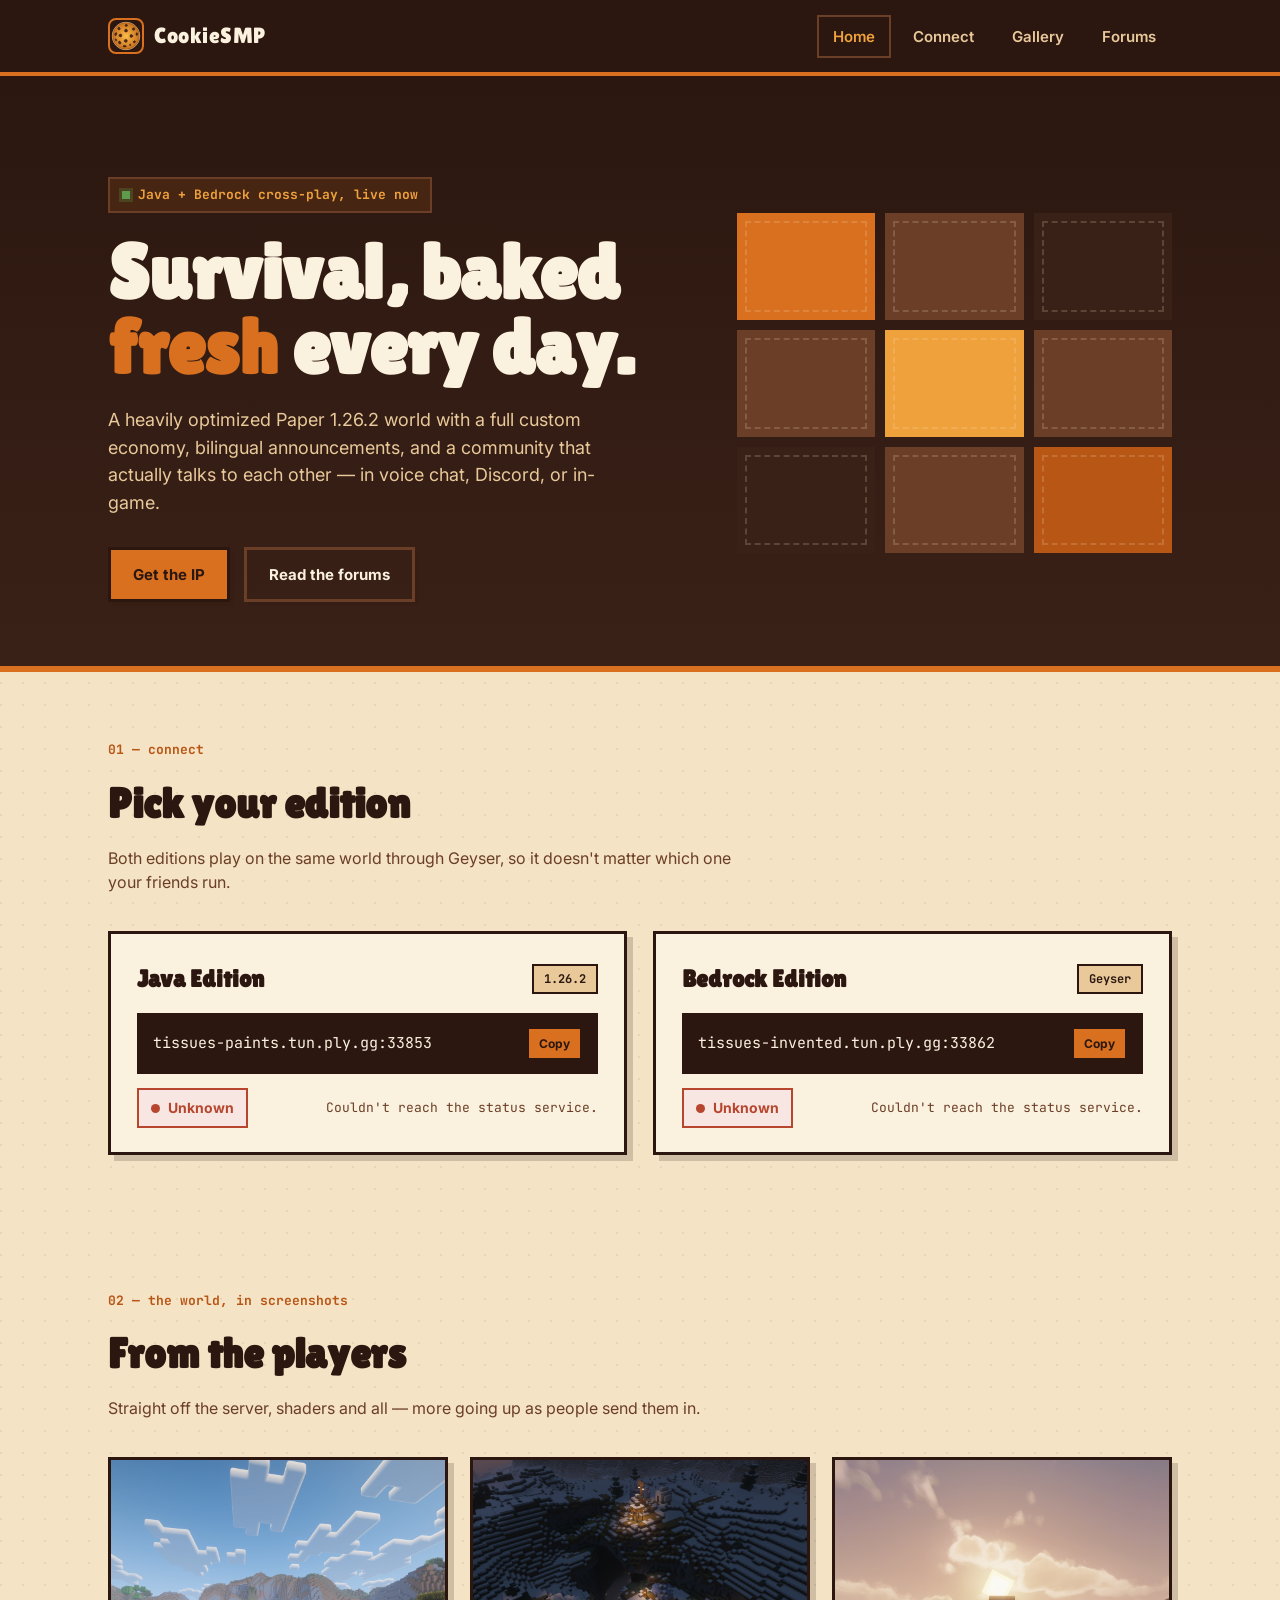
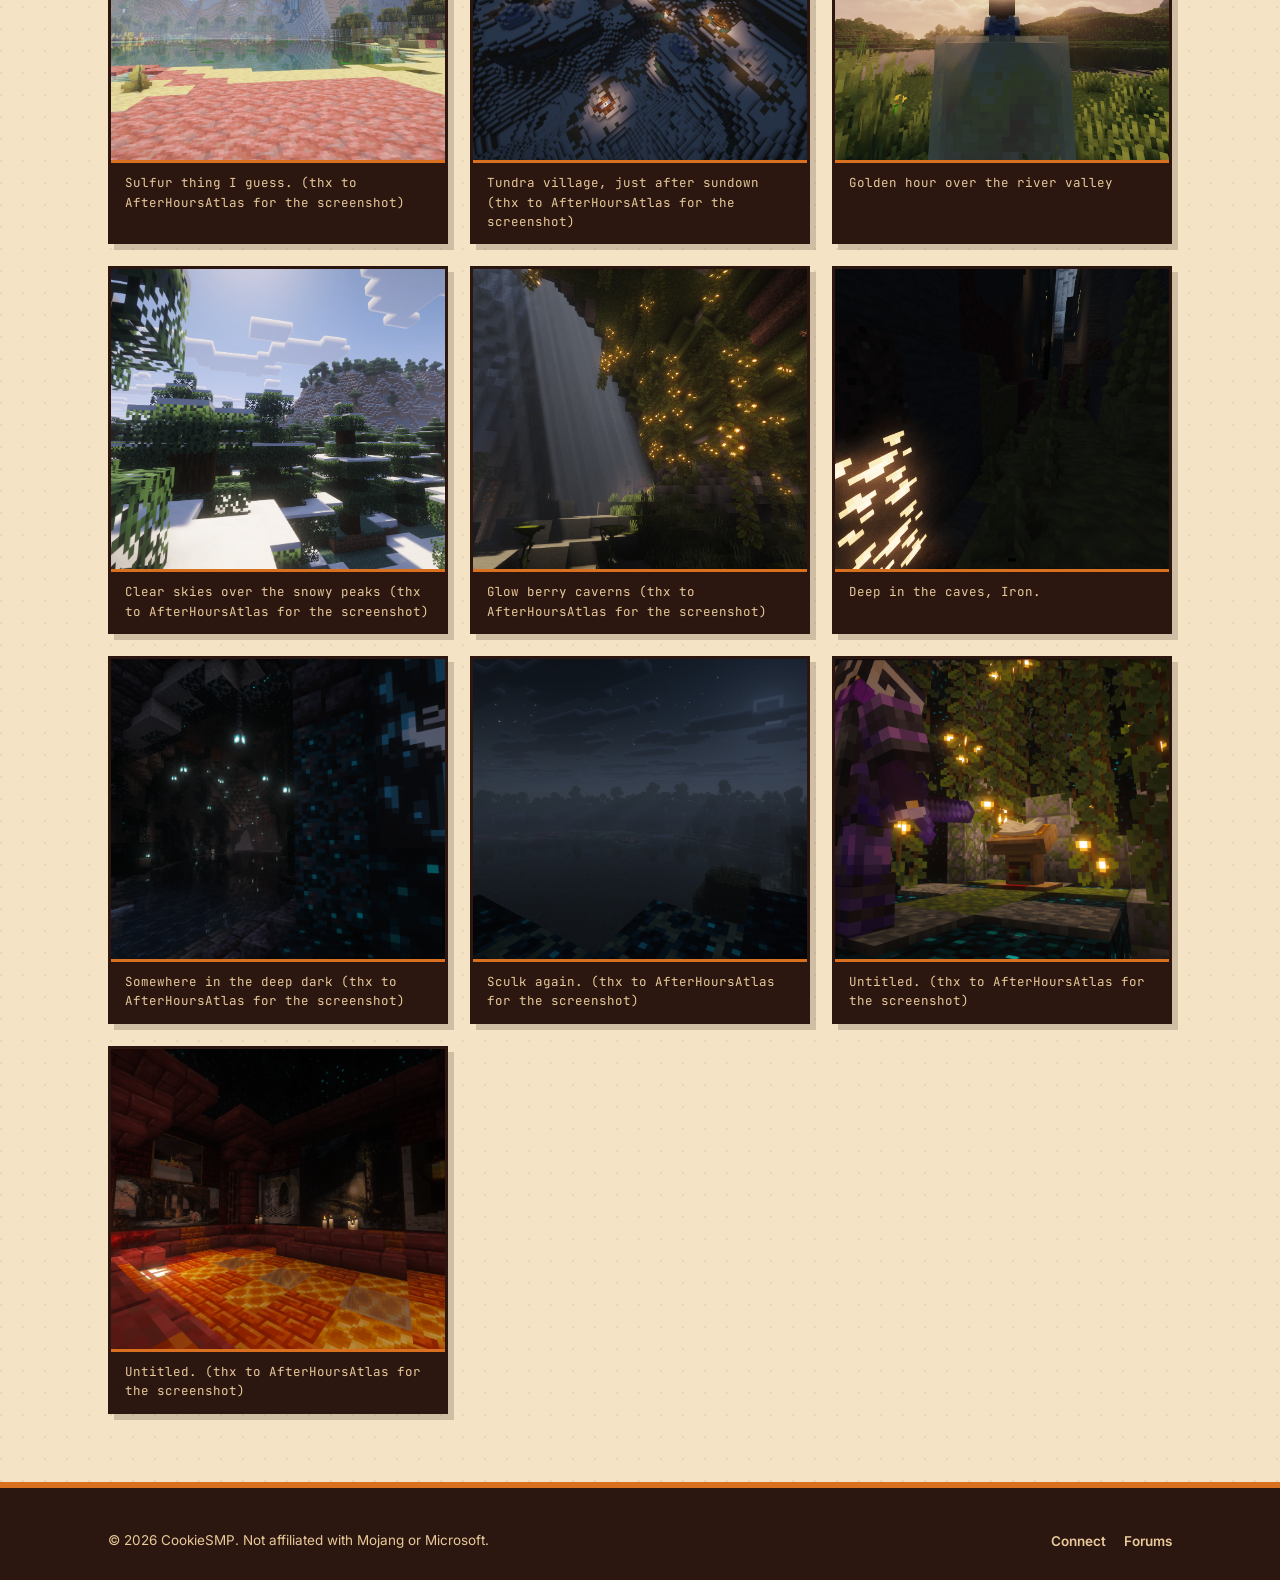
<file: index.html>
<!doctype html>
<html lang="en">
<head>
<meta charset="UTF-8">
<meta name="viewport" content="width=device-width, initial-scale=1.0">
<title>CookieSMP — Minecraft survival, baked fresh</title>
<meta name="description" content="CookieSMP is a heavily optimized Paper 1.26.2 survival server with a custom economy, bilingual support, Bedrock cross-play, voice chat and more.">
<link rel="icon" type="image/svg+xml" href="assets/favicon.svg">
<link rel="icon" type="image/x-icon" href="assets/favicon.ico">
<link rel="icon" type="image/png" sizes="32x32" href="assets/favicon-32.png">
<link rel="icon" type="image/png" sizes="16x16" href="assets/favicon-16.png">
<link rel="apple-touch-icon" sizes="180x180" href="assets/favicon-180.png">
<link rel="stylesheet" href="style.css">
</head>
<body>

<nav class="nav">
  <div class="wrap">
    <a class="nav-brand" href="index.html">
      <img class="mark" src="assets/favicon.svg" alt="CookieSMP server icon">
      <span>CookieSMP</span>
    </a>
    <ul class="nav-links">
      <li><a href="index.html" class="active">Home</a></li>
      <li><a href="index.html#connect">Connect</a></li>
      <li><a href="index.html#gallery">Gallery</a></li>
      <li><a href="forums.html">Forums</a></li>
    </ul>
  </div>
</nav>

<header class="hero">
  <div class="hero-crumbs" aria-hidden="true"></div>
  <div class="wrap">
    <div>
      <p class="hero-eyebrow"><span class="dot"></span> Java + Bedrock cross-play, live now</p>
      <h1>Survival, baked <span class="hi">fresh</span> every day.</h1>
      <p class="lede">A heavily optimized Paper 1.26.2 world with a full custom economy, bilingual announcements, and a community that actually talks to each other &mdash; in voice chat, Discord, or in-game.</p>
      <div class="hero-ctas">
        <a class="btn btn-primary" href="#connect">Get the IP</a>
        <a class="btn btn-ghost" href="forums.html">Read the forums</a>
      </div>
    </div>
    <div class="hero-art" aria-hidden="true">
      <div class="tile-grid">
        <div class="tile"></div><div class="tile"></div><div class="tile"></div>
        <div class="tile"></div><div class="tile"></div><div class="tile"></div>
        <div class="tile"></div><div class="tile"></div><div class="tile"></div>
      </div>
    </div>
  </div>
</header>

<section class="section" id="connect">
  <div class="wrap">
    <div class="section-head">
      <p class="section-tag">01 &mdash; connect</p>
      <h2>Pick your edition</h2>
      <p class="desc">Both editions play on the same world through Geyser, so it doesn't matter which one your friends run.</p>
    </div>

    <div class="connect-grid" id="status">
      <div class="connect-card">
        <div class="edition">
          <h3>Java Edition</h3>
          <span class="edition-badge">1.26.2</span>
        </div>
        <div class="ip-row">
          <code>tissues-paints.tun.ply.gg:33853</code>
          <button class="copy-btn" data-copy="tissues-paints.tun.ply.gg:33853">Copy</button>
        </div>
        <div class="status-row">
          <span class="status-pill is-loading" data-status-pill="java"><span class="dot"></span> Checking&hellip;</span>
          <span class="status-meta" data-status-meta="java"></span>
        </div>
      </div>

      <div class="connect-card">
        <div class="edition">
          <h3>Bedrock Edition</h3>
          <span class="edition-badge">Geyser</span>
        </div>
        <div class="ip-row">
          <code>tissues-invented.tun.ply.gg:33862</code>
          <button class="copy-btn" data-copy="tissues-invented.tun.ply.gg:33862">Copy</button>
        </div>
        <div class="status-row">
          <span class="status-pill is-loading" data-status-pill="bedrock"><span class="dot"></span> Checking&hellip;</span>
          <span class="status-meta" data-status-meta="bedrock"></span>
        </div>
      </div>
    </div>
  </div>
</section>

<section class="section" id="gallery">
  <div class="wrap">
    <div class="section-head">
      <p class="section-tag">02 &mdash; the world, in screenshots</p>
      <h2>From the players</h2>
      <p class="desc">Straight off the server, shaders and all &mdash; more going up as people send them in.</p>
    </div>

    <div class="gallery-grid">
      <figure class="gallery-item">
        <img src="assets/gallery/sulfur_stuff.png" alt="A desert oasis with red sand, palm trees, and mountains reflected in a still lake.">
        <figcaption>Sulfur thing I guess. (thx to AfterHoursAtlas for the screenshot)</figcaption>
      </figure>
      <figure class="gallery-item">
        <img src="assets/gallery/tundra_village.png" alt="Aerial view of a snowy tundra village at dusk, windows lit warmly against the snow.">
        <figcaption>Tundra village, just after sundown (thx to AfterHoursAtlas for the screenshot)</figcaption>
      </figure>
      <figure class="gallery-item">
        <img src="assets/gallery/sunset_with_sulfur.png" alt="Sunset over the hills and river, viewed from behind a player, with shaders on.">
        <figcaption>Golden hour over the river valley</figcaption>
      </figure>
      <figure class="gallery-item">
        <img src="assets/gallery/snowy_mountains_and_trees_2.png" alt="Snow-capped mountains and pine trees under a clear blue sky.">
        <figcaption>Clear skies over the snowy peaks (thx to AfterHoursAtlas for the screenshot)</figcaption>
      </figure>
      <figure class="gallery-item">
        <img src="assets/gallery/cave_lit_by_glowing_plants.png" alt="A cave lit by clusters of glowing cave vines hanging from the ceiling.">
        <figcaption>Glow berry caverns (thx to AfterHoursAtlas for the screenshot)</figcaption>
      </figure>
      <figure class="gallery-item">
        <img src="assets/gallery/cave_with_iron.png" alt="A dark cave passage lit only by a cluster of torches, with ore glinting in the walls.">
        <figcaption>Deep in the caves, Iron.</figcaption>
      </figure>
      <figure class="gallery-item">
        <img src="assets/gallery/i_forgot_what_is_this_but_this_is_warden_related.png" alt="A dark sculk cave with glowing teal spores and hanging lanterns.">
        <figcaption>Somewhere in the deep dark (thx to AfterHoursAtlas for the screenshot)</figcaption>
      </figure>
      <figure class="gallery-item">
        <img src="assets/gallery/humid.png" alt="Misty view of snow-capped mountains and forest from a high vantage point.">
        <figcaption>Sculk again. (thx to AfterHoursAtlas for the screenshot)</figcaption>
      </figure>
      </figure>
      <figure class="gallery-item">
        <img src="assets/gallery/image.png" alt="Misty view of snow-capped mountains and forest from a high vantage point.">
        <figcaption>Untitled. (thx to AfterHoursAtlas for the screenshot)</figcaption>
      </figure>
      <figure class="gallery-item">
        <img src="assets/gallery/atlasimg1.png" alt="Misty view of snow-capped mountains and forest from a high vantage point.">
        <figcaption>Untitled. (thx to AfterHoursAtlas for the screenshot)</figcaption>
      </figure>
    </div>
  </div>
</section>

<footer class="site-footer">
  <div class="wrap">
    <p>&copy; <span id="year"></span> CookieSMP. Not affiliated with Mojang or Microsoft.</p>
    <ul class="footer-links">
      <li><a href="index.html#connect">Connect</a></li>
      <li><a href="forums.html">Forums</a></li>
    </ul>
  </div>
</footer>

<script src="script.js"></script>
<script>document.getElementById("year").textContent = new Date().getFullYear();</script>
</body>
</html>
</file>
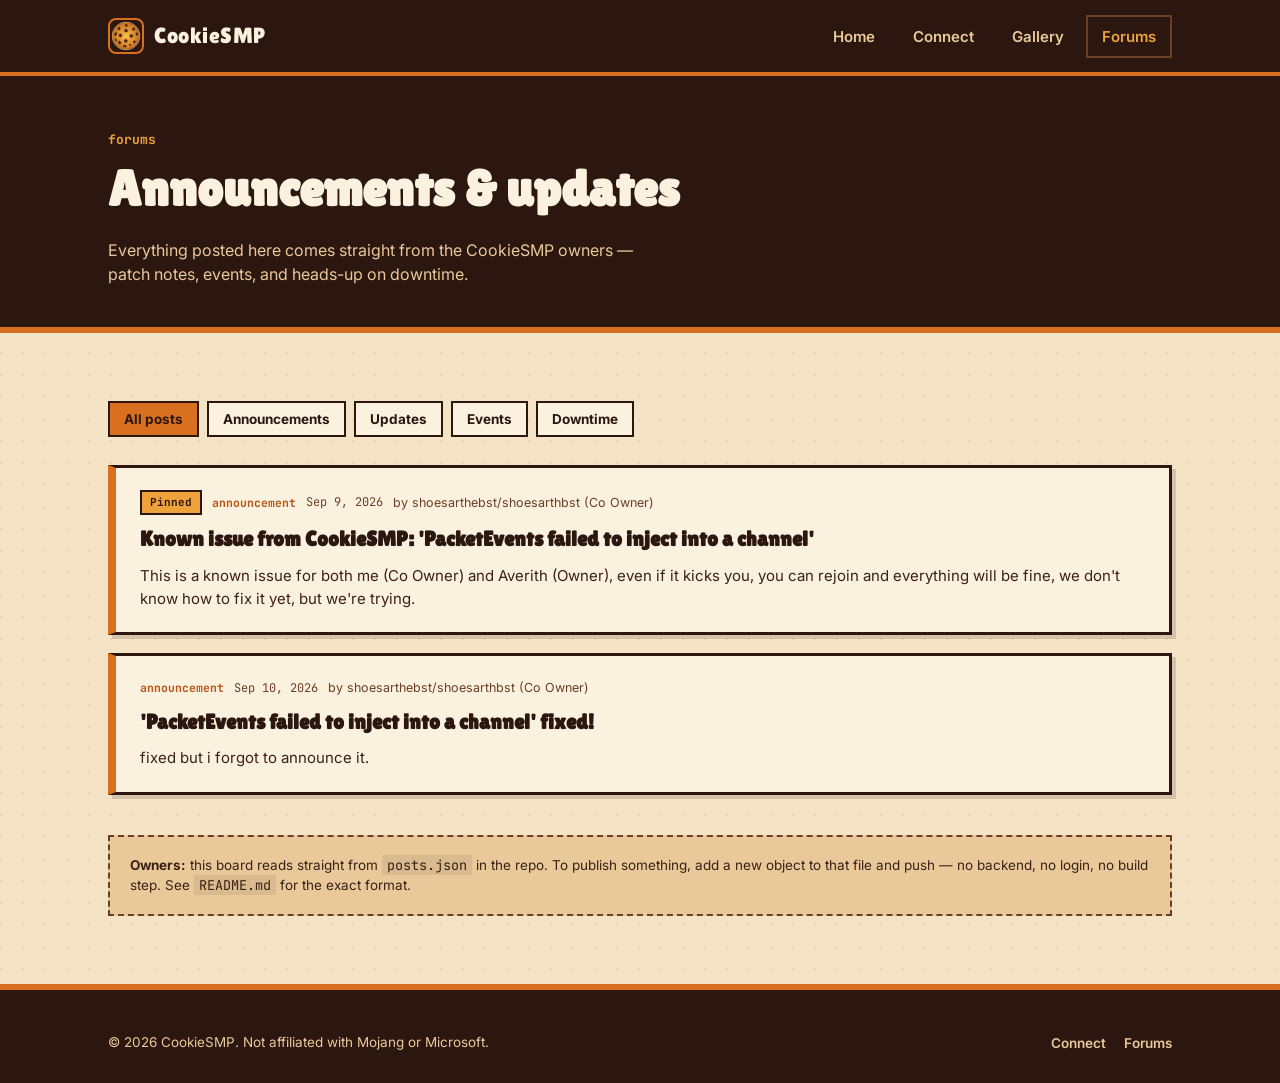
<file: forums.html>
<!doctype html>
<html lang="en">
<head>
<meta charset="UTF-8">
<meta name="viewport" content="width=device-width, initial-scale=1.0">
<title>Forums — CookieSMP</title>
<meta name="description" content="Announcements, updates and events from the CookieSMP owners.">
<link rel="icon" type="image/svg+xml" href="assets/favicon.svg">
<link rel="icon" type="image/x-icon" href="assets/favicon.ico">
<link rel="icon" type="image/png" sizes="32x32" href="assets/favicon-32.png">
<link rel="icon" type="image/png" sizes="16x16" href="assets/favicon-16.png">
<link rel="apple-touch-icon" sizes="180x180" href="assets/favicon-180.png">
<link rel="stylesheet" href="style.css">
</head>
<body>

<nav class="nav">
  <div class="wrap">
    <a class="nav-brand" href="index.html">
      <img class="mark" src="assets/favicon.svg" alt="CookieSMP server icon">
      <span>CookieSMP</span>
    </a>
    <ul class="nav-links">
      <li><a href="index.html">Home</a></li>
      <li><a href="index.html#connect">Connect</a></li>
      <li><a href="index.html#gallery">Gallery</a></li>
      <li><a href="forums.html" class="active">Forums</a></li>
    </ul>
  </div>
</nav>

<header class="page-header">
  <div class="wrap">
    <p class="section-tag">forums</p>
    <h1>Announcements &amp; updates</h1>
    <p>Everything posted here comes straight from the CookieSMP owners &mdash; patch notes, events, and heads-up on downtime.</p>
  </div>
</header>

<section class="section">
  <div class="wrap">
    <div class="forum-toolbar">
      <div class="filter-tabs">
        <button class="filter-tab active" data-cat="all">All posts</button>
        <button class="filter-tab" data-cat="announcement">Announcements</button>
        <button class="filter-tab" data-cat="update">Updates</button>
        <button class="filter-tab" data-cat="event">Events</button>
        <button class="filter-tab" data-cat="downtime">Downtime</button>
      </div>
    </div>

    <div class="post-list" id="post-list">
      <div class="empty-state">Loading posts&hellip;</div>
    </div>

    <div class="owner-note">
      <strong>Owners:</strong> this board reads straight from <code>posts.json</code> in the repo. To publish something, add a new object to that file and push &mdash; no backend, no login, no build step. See <code>README.md</code> for the exact format.
    </div>
  </div>
</section>

<footer class="site-footer">
  <div class="wrap">
    <p>&copy; <span id="year"></span> CookieSMP. Not affiliated with Mojang or Microsoft.</p>
    <ul class="footer-links">
      <li><a href="index.html#connect">Connect</a></li>
      <li><a href="forums.html">Forums</a></li>
    </ul>
  </div>
</footer>

<script src="script.js"></script>
<script>document.getElementById("year").textContent = new Date().getFullYear();</script>
</body>
</html>
</file>
<file: style.css>
/* ==========================================================================
   CookieSMP — design tokens
   A cookie-jar palette meets blocky Minecraft geometry: stepped "pixel"
   corners instead of border-radius, a crumbly warm palette instead of
   generic SaaS grey, one chunky display face for headlines.
   ========================================================================== */

@import url('https://fonts.googleapis.com/css2?family=Lilita+One&family=Inter:wght@400;500;600;700;800&family=JetBrains+Mono:wght@500;700&display=swap');

:root{
  --cream:      #F5E3C6;
  --cream-soft: #FBF1DF;
  --dough:      #E9C99A;
  --choc-900:   #2B1710;
  --choc-800:   #3A2117;
  --toffee-700: #6B3F27;
  --toffee-600: #8A5231;
  --burnt:      #D9701F;
  --burnt-dark: #B85715;
  --gold:       #EFA13C;
  --crumb:      #C98A4B;
  --online:     #5E9C4C;
  --online-bg:  #EAF4E4;
  --offline:    #B8462F;
  --offline-bg: #F7E6E1;

  --step: 10px;              /* pixel-corner step size */
  --step-sm: 6px;
  --font-display: 'Lilita One', system-ui, sans-serif;
  --font-body: 'Inter', system-ui, -apple-system, sans-serif;
  --font-mono: 'JetBrains Mono', ui-monospace, monospace;

  --shadow-block: 6px 6px 0 rgba(43,23,16,0.18);
  --shadow-block-sm: 4px 4px 0 rgba(43,23,16,0.16);
}

*{ box-sizing: border-box; }
html{ scroll-behavior: smooth; }

body{
  margin: 0;
  background: var(--cream);
  color: var(--choc-900);
  font-family: var(--font-body);
  line-height: 1.55;
  background-image:
    radial-gradient(circle at 1px 1px, rgba(107,63,39,0.09) 1px, transparent 0);
  background-size: 22px 22px;
}

@media (prefers-reduced-motion: reduce){
  *{ animation-duration: 0.01ms !important; animation-iteration-count: 1 !important; transition-duration: 0.01ms !important; scroll-behavior: auto !important; }
}

a{ color: inherit; }
img{ max-width: 100%; display: block; }

.wrap{
  max-width: 1120px;
  margin: 0 auto;
  padding: 0 28px;
}

/* -- pixel/step corner block ------------------------------------------- */
.block{
  clip-path: polygon(
    0 var(--step), var(--step) var(--step), var(--step) 0,
    calc(100% - var(--step)) 0, calc(100% - var(--step)) var(--step), 100% var(--step),
    100% calc(100% - var(--step)), calc(100% - var(--step)) calc(100% - var(--step)), calc(100% - var(--step)) 100%,
    var(--step) 100%, var(--step) calc(100% - var(--step)), 0 calc(100% - var(--step))
  );
}
.block-sm{
  clip-path: polygon(
    0 var(--step-sm), var(--step-sm) var(--step-sm), var(--step-sm) 0,
    calc(100% - var(--step-sm)) 0, calc(100% - var(--step-sm)) var(--step-sm), 100% var(--step-sm),
    100% calc(100% - var(--step-sm)), calc(100% - var(--step-sm)) calc(100% - var(--step-sm)), calc(100% - var(--step-sm)) 100%,
    var(--step-sm) 100%, var(--step-sm) calc(100% - var(--step-sm)), 0 calc(100% - var(--step-sm))
  );
}

/* -- nav ------------------------------------------------------------------ */
.nav{
  position: sticky; top: 0; z-index: 50;
  background: var(--choc-900);
  border-bottom: 4px solid var(--burnt);
}
.nav .wrap{ display: flex; align-items: center; justify-content: space-between; height: 72px; }
.nav-brand{ display:flex; align-items:center; gap:10px; text-decoration:none; }
.nav-brand .mark{
  width: 36px; height: 36px; border-radius: 8px;
  border: 2px solid var(--burnt);
  object-fit: cover;
}
.nav-brand span{ font-family: var(--font-display); font-size: 22px; color: var(--cream-soft); letter-spacing: 0.5px; }
.nav-links{ display:flex; gap: 6px; list-style:none; margin:0; padding:0; }
.nav-links a{
  text-decoration:none; color: var(--dough); font-weight:600; font-size: 15px;
  padding: 10px 14px; border: 2px solid transparent;
}
.nav-links a:hover, .nav-links a.active{ color: var(--gold); border-color: var(--toffee-700); }
.nav-toggle{ display:none; }

/* -- hero ------------------------------------------------------------------ */
.hero{
  position: relative;
  padding: 88px 0 64px;
  overflow: hidden;
  background: linear-gradient(180deg, var(--choc-900) 0%, var(--choc-800) 100%);
  border-bottom: 6px solid var(--burnt);
}
.hero-crumbs{
  position:absolute; inset:0; pointer-events:none; opacity: 0.5;
}
.hero-crumbs span{
  position:absolute; background: var(--toffee-700); opacity:0.35;
}
.hero .wrap{ position: relative; z-index: 2; display: grid; grid-template-columns: 1.15fr 0.85fr; gap: 40px; align-items: center; }
.hero-eyebrow{
  display:inline-flex; align-items:center; gap:8px;
  font-family: var(--font-mono); font-weight:700; font-size: 13px;
  color: var(--gold); background: rgba(217,112,31,0.14);
  border: 2px solid var(--toffee-700); padding: 6px 12px; margin-bottom: 22px;
}
.hero-eyebrow .dot{ width:8px; height:8px; background: var(--online); box-shadow: 0 0 0 3px rgba(94,156,76,0.25); }
.hero h1{
  font-family: var(--font-display);
  color: var(--cream-soft);
  font-size: clamp(46px, 6vw, 78px);
  line-height: 0.98;
  margin: 0 0 20px;
}
.hero h1 .hi{ color: var(--burnt); }
.hero p.lede{
  color: var(--dough); font-size: 18px; max-width: 46ch; margin: 0 0 30px;
}
.hero-ctas{ display:flex; gap: 14px; flex-wrap: wrap; }

.btn{
  font-family: var(--font-body); font-weight: 700; font-size: 15px;
  border: 3px solid var(--choc-900); padding: 13px 22px; cursor: pointer;
  text-decoration: none; display: inline-flex; align-items:center; gap:8px;
  box-shadow: var(--shadow-block-sm);
  transition: transform 0.12s ease;
}
.btn:active{ transform: translate(2px,2px); box-shadow: 2px 2px 0 rgba(43,23,16,0.18); }
.btn-primary{ background: var(--burnt); color: var(--choc-900); border-color: var(--choc-900); }
.btn-primary:hover{ background: var(--gold); }
.btn-ghost{ background: transparent; color: var(--cream-soft); border-color: var(--toffee-700); }
.btn-ghost:hover{ border-color: var(--gold); color: var(--gold); }

/* Hero art: stacked mc-style tile grid */
.hero-art{ position:relative; height: 340px; }
.tile-grid{ position:absolute; inset:0; display:grid; grid-template-columns: repeat(3,1fr); grid-template-rows: repeat(3,1fr); gap:10px; }
.tile{ background: var(--toffee-700); position:relative; }
.tile:nth-child(1){ background: var(--burnt); }
.tile:nth-child(5){ background: var(--gold); }
.tile:nth-child(9){ background: var(--burnt-dark); }
.tile:nth-child(3), .tile:nth-child(7){ background: var(--choc-800); }
.tile::after{
  content:""; position:absolute; top:8px; left:8px; right:8px; bottom:8px;
  border: 2px dashed rgba(245,227,198,0.18);
}

/* -- connect section -------------------------------------------------- */
.section{ padding: 68px 0; }
.section-head{ max-width: 640px; margin: 0 0 36px; }
.section-tag{
  font-family: var(--font-mono); font-weight:700; font-size: 13px;
  color: var(--burnt-dark); margin: 0 0 10px;
}
.section h2{ font-family: var(--font-display); font-size: clamp(30px,4vw,42px); margin: 0 0 10px; color: var(--choc-900); }
.section p.desc{ color: var(--toffee-700); font-size: 16px; margin: 0; }

.connect-grid{ display: grid; grid-template-columns: 1fr 1fr; gap: 26px; }
.connect-card{
  background: var(--cream-soft);
  border: 3px solid var(--choc-900);
  box-shadow: var(--shadow-block);
  padding: 26px 26px 24px;
}
.connect-card .edition{
  display:flex; align-items:center; justify-content: space-between; margin-bottom: 16px;
}
.connect-card .edition h3{ font-family: var(--font-display); font-size: 24px; margin: 0; color: var(--choc-900); }
.edition-badge{
  font-family: var(--font-mono); font-size: 12px; font-weight:700;
  padding: 4px 10px; background: var(--dough); color: var(--choc-900); border:2px solid var(--choc-900);
}
.ip-row{
  display:flex; align-items:center; gap:10px;
  background: var(--choc-900); border: 2px solid var(--choc-900);
  padding: 12px 14px; margin-bottom: 14px;
}
.ip-row code{
  font-family: var(--font-mono); color: var(--cream-soft); font-size: 15px;
  flex: 1; overflow-x: auto; white-space: nowrap;
}
.copy-btn{
  background: var(--burnt); border: 2px solid var(--choc-900); color: var(--choc-900);
  font-family: var(--font-body); font-weight:700; font-size: 12px;
  padding: 7px 10px; cursor: pointer; flex-shrink:0;
}
.copy-btn:hover{ background: var(--gold); }
.copy-btn.copied{ background: var(--online); color: var(--cream-soft); }

.status-row{ display:flex; align-items:center; justify-content: space-between; gap: 12px; flex-wrap: wrap; }
.status-pill{
  display:inline-flex; align-items:center; gap:8px;
  font-weight: 700; font-size: 14px; padding: 7px 12px;
  border: 2px solid var(--choc-900);
}
.status-pill .dot{ width: 9px; height: 9px; border-radius: 50%; background: var(--toffee-700); }
.status-pill.is-online{ background: var(--online-bg); color: var(--online); border-color: var(--online); }
.status-pill.is-online .dot{ background: var(--online); box-shadow: 0 0 0 3px rgba(94,156,76,0.25); }
.status-pill.is-offline{ background: var(--offline-bg); color: var(--offline); border-color: var(--offline); }
.status-pill.is-offline .dot{ background: var(--offline); }
.status-pill.is-loading{ background: var(--dough); color: var(--toffee-700); }
.status-meta{ font-family: var(--font-mono); font-size: 13px; color: var(--toffee-700); }
.status-meta strong{ color: var(--choc-900); }

/* -- gallery -------------------------------------------------------------- */
.gallery-grid{
  display: grid;
  grid-template-columns: repeat(auto-fit, minmax(320px, 1fr));
  gap: 22px;
}
.gallery-item{
  margin: 0;
  background: var(--choc-900);
  border: 3px solid var(--choc-900);
  box-shadow: var(--shadow-block);
  overflow: hidden;
}
.gallery-item img{
  width: 100%;
  height: 300px;
  object-fit: cover;
  display: block;
  filter: saturate(1.04);
}
.gallery-item figcaption{
  font-family: var(--font-mono);
  font-size: 12.5px;
  color: var(--dough);
  padding: 10px 14px;
  border-top: 3px solid var(--burnt);
}

/* -- footer -------------------------------------------------------------- */
.site-footer{
  background: var(--choc-900); color: var(--dough); padding: 40px 0 28px;
  border-top: 6px solid var(--burnt);
}
.site-footer .wrap{ display:flex; justify-content: space-between; align-items:center; flex-wrap:wrap; gap: 16px; }
.site-footer p{ margin:0; font-size: 13.5px; }
.footer-links{ display:flex; gap: 18px; list-style:none; padding:0; margin:0; }
.footer-links a{ text-decoration:none; color: var(--dough); font-size: 13.5px; font-weight:600; }
.footer-links a:hover{ color: var(--gold); }

/* -- page header (non-home pages) --------------------------------------- */
.page-header{
  background: var(--choc-900); border-bottom: 6px solid var(--burnt);
  padding: 54px 0 40px;
}
.page-header .section-tag{ color: var(--gold); }
.page-header h1{ font-family: var(--font-display); color: var(--cream-soft); font-size: clamp(32px,5vw,50px); margin: 0 0 10px; }
.page-header p{ color: var(--dough); max-width: 56ch; margin:0; }

/* -- forums --------------------------------------------------------------- */
.forum-toolbar{
  display:flex; align-items:center; justify-content: space-between; gap: 16px; flex-wrap: wrap;
  margin-bottom: 28px;
}
.filter-tabs{ display:flex; gap: 8px; flex-wrap: wrap; }
.filter-tab{
  font-family: var(--font-body); font-weight:700; font-size: 13.5px;
  background: var(--cream-soft); border: 2px solid var(--choc-900); color: var(--choc-900);
  padding: 8px 14px; cursor:pointer;
}
.filter-tab.active{ background: var(--burnt); }
.post-list{ display:flex; flex-direction: column; gap: 18px; }
.post-card{
  background: var(--cream-soft); border: 3px solid var(--choc-900); box-shadow: var(--shadow-block-sm);
  padding: 22px 24px; border-left: 8px solid var(--burnt);
}
.post-card.cat-update{ border-left-color: var(--gold); }
.post-card.cat-event{ border-left-color: var(--toffee-600); }
.post-card.cat-downtime{ border-left-color: var(--offline); }
.post-meta{ display:flex; align-items:center; gap: 10px; margin-bottom: 8px; flex-wrap:wrap; }
.post-cat{ font-family: var(--font-mono); font-size: 11.5px; font-weight:700; text-transform: lowercase; color: var(--burnt-dark); }
.post-date{ font-family: var(--font-mono); font-size: 12px; color: var(--toffee-700); }
.post-author{ font-size: 12.5px; color: var(--toffee-700); }
.post-card h3{ font-family: var(--font-display); font-size: 21px; margin: 0 0 8px; }
.post-card p{ margin: 0; color: var(--choc-800); font-size: 15px; }
.post-pin{
  font-family: var(--font-mono); font-size: 11px; font-weight:700; color: var(--choc-900);
  background: var(--gold); border: 2px solid var(--choc-900); padding: 2px 8px;
}
.owner-note{
  margin-top: 40px; background: var(--dough); border: 2px dashed var(--toffee-700);
  padding: 18px 20px; font-size: 13.5px; color: var(--choc-800);
}
.owner-note code{ font-family: var(--font-mono); background: rgba(43,23,16,0.08); padding: 1px 5px; }
.empty-state{
  text-align:center; padding: 50px 20px; color: var(--toffee-700);
}

/* -- responsive ----------------------------------------------------------- */
@media (max-width: 860px){
  .hero .wrap{ grid-template-columns: 1fr; }
  .hero-art{ height: 220px; order: -1; }
  .connect-grid{ grid-template-columns: 1fr; }
}
@media (max-width: 620px){
  .nav-links{ display:none; }
  .site-footer .wrap{ flex-direction: column; align-items: flex-start; }
}

/* focus visibility */
a:focus-visible, button:focus-visible{
  outline: 3px solid var(--gold); outline-offset: 2px;
}
</file>
